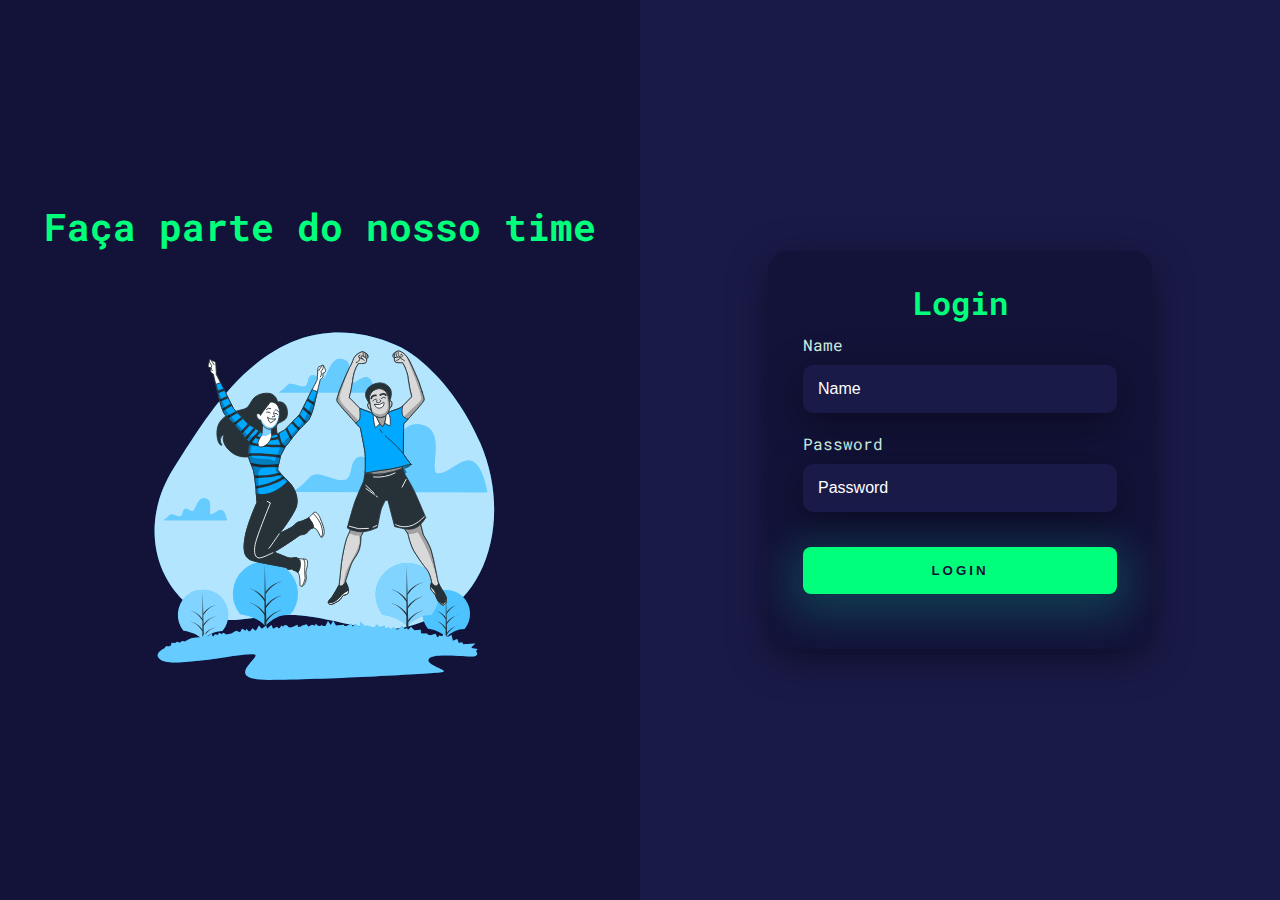
<file: index.html>
<!DOCTYPE html>
<html lang="en">
<head>
    <meta charset="UTF-8">
    <meta http-equiv="X-UA-Compatible" content="IE=edge">
    <meta name="viewport" content="width=device-width, initial-scale=1.0">
    <title>Login</title>
    <link rel="stylesheet" href="style.css">
    <script src="script.js"></script>
</head>
<body>
    <div class="main">
        <div class="left-login">
            <h1>Faça parte do nosso time</h1>
            <img src="young-and-happy-animate.svg" class="left-img" alt="animacao">
        </div>
        <div class="right-login">
            <div class="card-login">
                <h1>Login</h1>
                <div class="txt-login">
                    <label for="">Name</label>
                    <input type="text" id="name" placeholder="Name">
                </div>
                <div class="txt-login">
                    <label for="">Password</label>
                    <input type="password" id="password" placeholder="Password">
                </div>
                <button class="btn-login" id="login" onclick="login()">Login</button>
            </div>
        </div>
    </div>
</body>
</html>
</file>
<file: style.css>
@import url('https://fonts.googleapis.com/css2?family=Roboto+Mono:wght@100;700&display=swap');

body{
    margin: 0px;
    font-family: 'Roboto Mono', sans-serif;
}
body *{
    box-sizing: border-box;
}
.main{
    width: 100vw;
    height: 100vh;
    display: flex;
    justify-content: center;
    align-items: center;
    background-color: rgb(19, 19, 58);
}
.left-login{
    width: 50vw;
    height: 100vh;
    display: flex;
    justify-content: center;
    align-items: center;
    flex-direction: column;
    color: rgb(0, 255, 123);
    font-weight: 800;
}
.left-login > h1{
    font-size: 3vw;
}
.left-img{
    width: 35vw;
}
.right-login{
    width: 50vw;
    height: 100vh;
    display: flex;
    justify-content: center;
    align-items: center;
    background-color: rgb(26, 26, 73);
}
.card-login{
    width: 60%;
    background-color: rgb(19, 19, 58);
    border-radius: 20px;
    padding: 30px 35px;
    display: flex;
    justify-content: center;
    align-items: center;
    flex-direction: column;
    box-shadow: 0px 10px 40px rgba(0, 0, 0, 0.468);
}
.card-login > h1{
    color: rgb(0, 255, 123);
    text-align: center;
    margin: 0px;
    font-weight: 800;
}
.txt-login{
    width: 100%;
    display: flex;
    flex-direction: column;
    align-items: flex-start;
    justify-content: center;
    margin: 10px 0px;
}
.txt-login > input{
    width: 100%;
    border: none;
    border-radius: 10px;
    padding: 15px;
    background-color: rgb(26, 26, 73);
    font-size: 12pt;
    box-shadow:0px 10px 40px rgba(0, 0, 0, 0.468);
    outline: none;
    box-sizing: border-box;
}
.txt-login > label{
    color: rgb(208, 240, 225);
    margin-bottom: 10px;
}
.txt-login > input{
    color: white;
}
.txt-login > input::placeholder{
    color: white;
}

.btn-login{
    width: 100%;
    padding: 16px 0px;
    margin: 25px;
    border: none;
    border-radius: 8px;
    outline: none;
    text-transform: uppercase;
    font-weight: 800;
    letter-spacing: 3px;
    color: rgb(19, 19, 58);
    background-color: rgb(0, 255, 123);
    cursor: pointer;
    box-shadow: 0px 10px 40px 12px rgba(9, 240, 182, 0.185);
}
@media only screen and (max-width: 900px) {
    .card-login{
        width: 85%;
    }
}
@media only screen and (max-width: 600px){
    .main{
        flex-direction: column;
    }
    .left-login > h1{
        display: none;
    }
    .left-login{
        width: 100%;
        height: auto;
    }
    .right-login{
        width: 100%;
        height: auto;
    }
    .left-img{
        width: 50vh;
    }
    .card-login{
        width: 90%;
        margin-top: 20px;
    }
}
</file>
